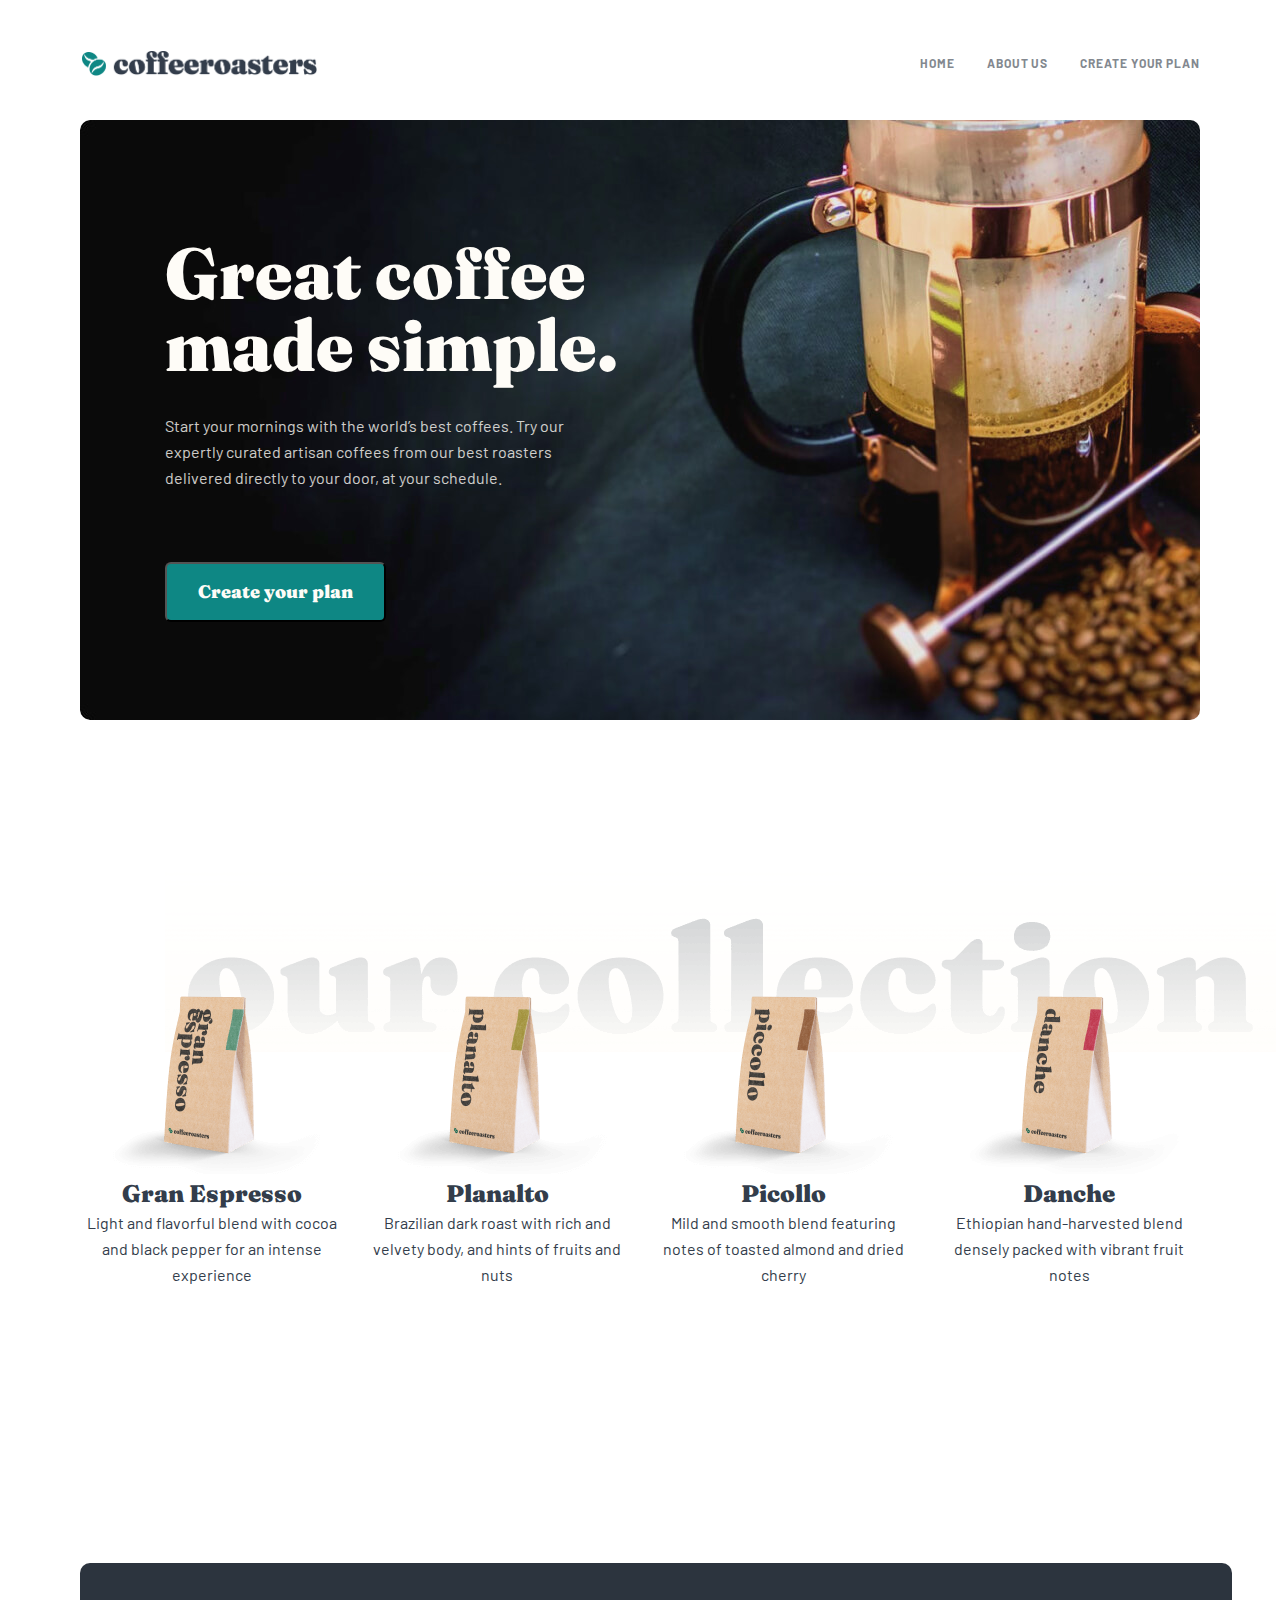
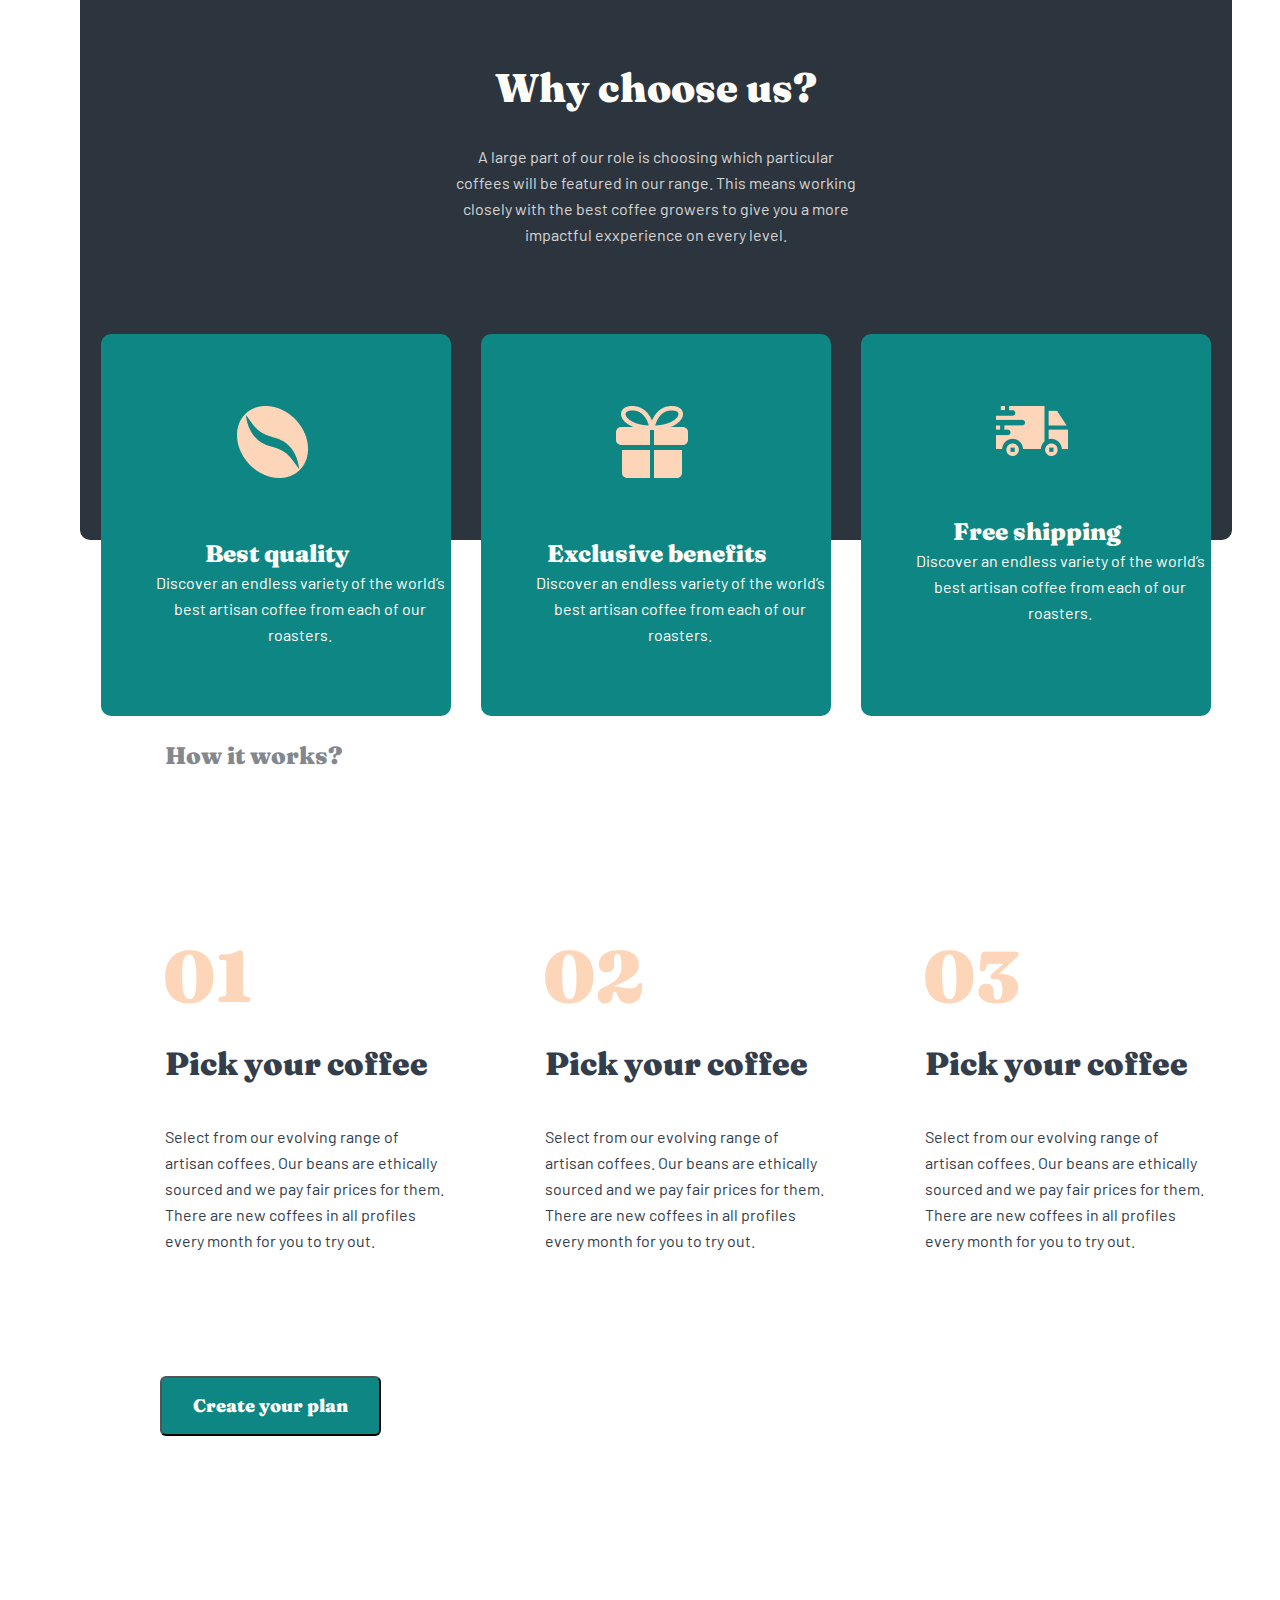
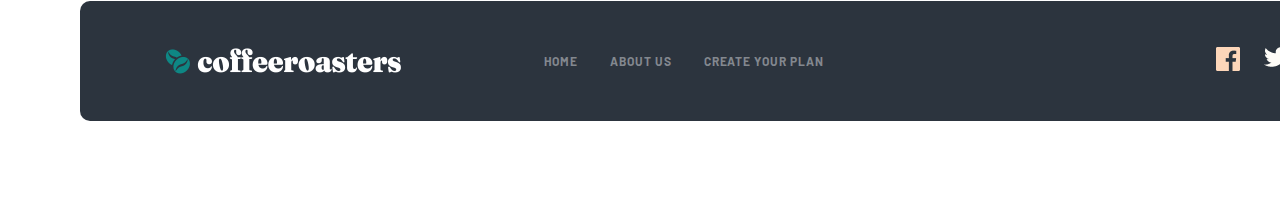
<file: index.html>
<!DOCTYPE html>
<html lang="en">
<head>
    <meta charset="UTF-8">
    <meta http-equiv="X-UA-Compatible" content="IE=edge">
    <meta name="viewport" content="width=device-width, initial-scale=1.0">
   <!--google fonts-->
   <link rel="preconnect" href="https://fonts.googleapis.com">
   <link rel="preconnect" href="https://fonts.gstatic.com" crossorigin>
   <link href="https://fonts.googleapis.com/css2?family=Barlow:wght@400;700&family=Fraunces:opsz,wght@9..144,900&display=swap" rel="stylesheet">
<!--google fonts-->

    <link rel=" stylesheet" href="./css/main.css"/>

    <title>Home page</title>
</head>
<body>
    
   <header class="header">
    <img class="header__image" src="./images/logo-opt.png" alt="logo of coffe" width="236" height="26"/>
    <nav>
        <ul class="header__list">
            <img class="header--list__image" src="./images/Combined Shape 2.svg" alt="hamburger menu"/>
            <li class="header__item">Home</li>
            <li  class="header__item" >About us</li>
            <li class="header__item">Create your plan</li>
        </ul>
    </nav>
   </header> 
   
   <main>
    
    <section>
        <div class="hero">
            <div class="hero__content">
                <h1 class="hero__title">Great coffee <br/>
                    made simple.</h1>
                    <p class="hero__description">Start your mornings with the world’s
                         best coffees. Try our <br/> expertly curated artisan coffees
                          from our best roasters <br/> delivered directly to your
                           door, at your schedule.</p>
            </div>
            <button class="btn">Create your plan</button>
        </div>
    </section>
    
    <section>
        <div class="collection">
            <img class="collection__image" src="./images/our-collection-opt.png" alt="our collection">
            <div class="collection__boxes">
                <div class="collection__box">
                    <img src="./images/espresso-opt.png" alt="espresso coffe">
                    <div class="collection-box__content">
                    <h2 class="collection-box__title">Gran Espresso</h2>
                    <p class="collection-box__description">Light and flavorful blend with cocoa and black
                         pepper for an intense experience</p>
                        </div>
                </div>
                <div class="collection__box">
                    <img src="./images/planalto-opt.png" alt="planalto coffe">
                    <div class="collection-box__content">
                    <h2 class="collection-box__title">Planalto</h2>
                    <p class="collection-box__description">Brazilian dark roast with rich and
                         velvety body, and hints of fruits and nuts</p>
                        </div>
                </div>
                <div class="collection__box">
                    <img src="./images/piccolo-opt.png" alt="picollo coffe">
                    <div class="collection-box__content">
                    <h2 class="collection-box__title">Picollo</h2>
                    <p class="collection-box__description">Mild and smooth blend featuring 
                        notes of toasted almond and dried cherry</p>
                    </div>
                </div>
                <div class="collection__box">
                    <img src="./images/danche-opt.png" alt="danche coffe">
                    <div class="collection-box__content">
                    <h2 class="collection-box__title">Danche</h2>
                    <p class="collection-box__description">Ethiopian hand-harvested blend 
                        densely packed with vibrant fruit notes</p>
                    </div>
                </div>
            </div>
        </div>
    </section>

    <section>
        <div class="about">
            <div class="about__content">
            <h3 class="about__title">Why choose us?</h3>
            <p class="about__description">A large part of our role is choosing which particular coffees will be featured 
                in our range. This means working closely with the best coffee growers to give 
                you a more impactful exxperience on every level.</p>
            </div>
            <div class="about__cards">
                <div class="about__card">
                    <img class="about-card__image" src="./images/coffee-bean-opt.png" alt="the coffe bean">
                    <div class="about-card__content">
                    <h4 class="about-card__title">Best quality</h4>
                <p class="about-card__description">Discover an endless variety of the world’s best
                     artisan coffee from each of our roasters.</p>
                    </div>
                    </div>

                <div class="about__card">
                    <img class="about-card__image" src="./images/gift-opt.png" alt="the gift">
                    <div class="about-card__content">
                    <h4 class="about-card__title">Exclusive benefits</h4>
                <p class="about-card__description">Discover an endless variety of the world’s best
                    artisan coffee from each of our roasters.</p>
                    </div>
                    </div>

                <div class="about__card">
                    <img class="about-card__image" src="./images/truck-opt.png" alt="the truck">
                    <div class="about-card__content">
                    <h4 class="about-card__title">Free shipping</h4>
                <p class="about-card__description">Discover an endless variety of the world’s best
                    artisan coffee from each of our roasters.</p>
                    </div>
                </div>
            </div>
            </div>
    </section>
    
    <section class="number">
        <h5 class="number__title">How it works?</h5>
        <div class="number__cards">
      <div class="number__card">
        <img class="number-card__image" src="./images/01-opt.png" alt="one"/>
        <div class="number-card__content">
        <h6 class="number-card__title">Pick your
            coffee</h6>
            <p class="number-card__description">Select from our evolving range of artisan coffees.
                 Our beans are ethically sourced and we pay fair
                  prices for them. There are new coffees in all
                   profiles every month for you to try out.</p>
                </div>
                </div>
                <div class="number__card">
                    <img class="number-card__image" src="./images/02-opt.png" alt="two"/>
                    <div class="number-card__content">
                    <h6 class="number-card__title">Pick your
                        coffee</h6>
                        <p class="number-card__description">Select from our evolving range of artisan coffees.
                             Our beans are ethically sourced and we pay fair
                              prices for them. There are new coffees in all
                               profiles every month for you to try out.</p>
                            </div>
                            </div>
                            <div class="number__card">
                                <img class="number-card__image" src="./images/03-opt.png" alt="three"/>
                                <div class="number-card__content">
                                <h6 class="number-card__title">Pick your
                                    coffee</h6>
                                    <p class="number-card__description">Select from our evolving range of artisan coffees.
                                         Our beans are ethically sourced and we pay fair
                                          prices for them. There are new coffees in all
                                           profiles every month for you to try out.</p>
                                        </div>
                                        </div>
                                    </div>
                                    <button class="btn btn__second">Create your plan</button>
    </section>
    
   </main>

   
   <footer>
    <div class="footer">
       
        <img class="footer__image" src="./images/logo2-opt.png" alt="the coffe logo"
width="236" height="26"/>
<ul class="footer__list footer__list-distanse">
<li class="footer__item">Home</li>
<li class="footer__item">About us</li>
<li class="footer__item">Create your plan</li>
</ul>
<div class="footer__logo">

<a href="https://www.facebook.com/">
<img src="./images/facebook-opt.png" alt="the logo of facebook"/>
</a>
<a href="https://twitter.com/?lang=ru">
<img src="./images/twitter-opt.png" alt="the logo of twitter"/>
</a>
<a href="https://www.instagram.com/">
<img src="./images/instagram-opt.png" alt="the logo of instagram"/>
</a>
</div>

</div>
</footer>

</body>
</html>
</file>
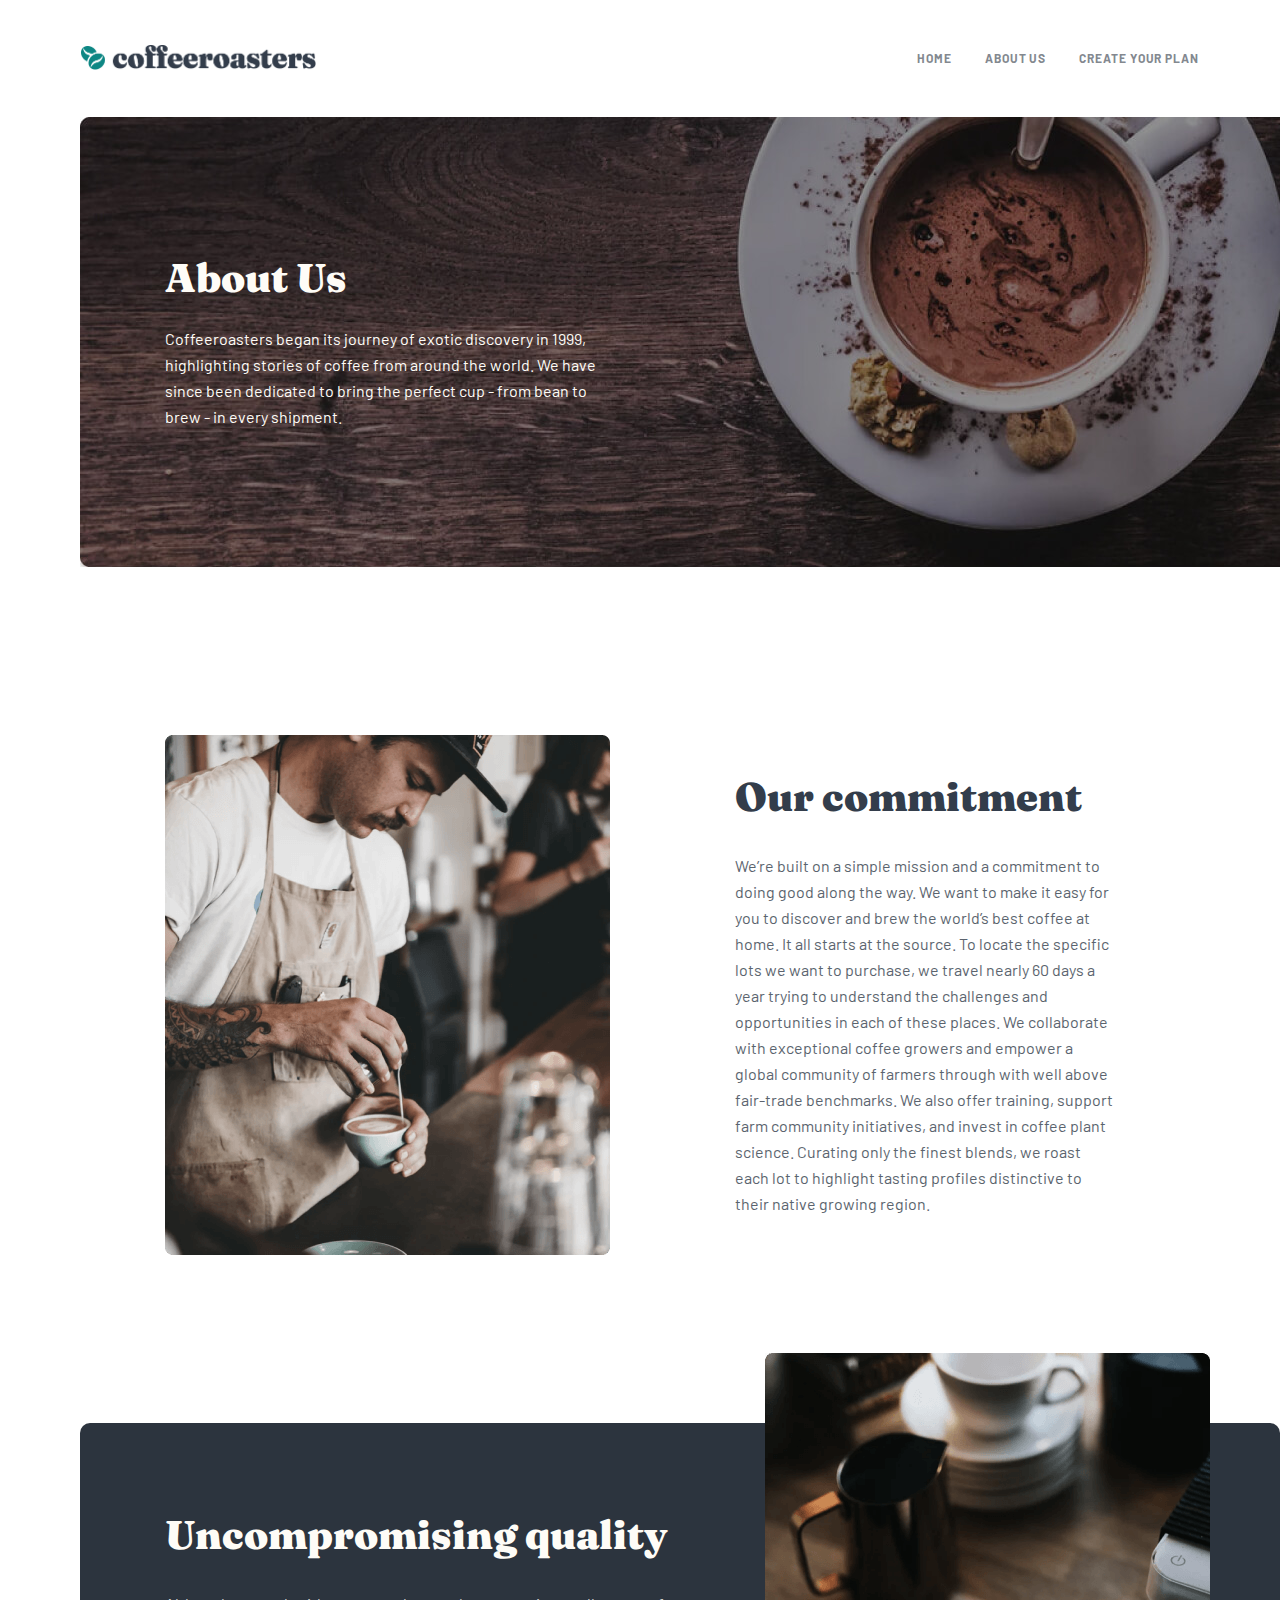
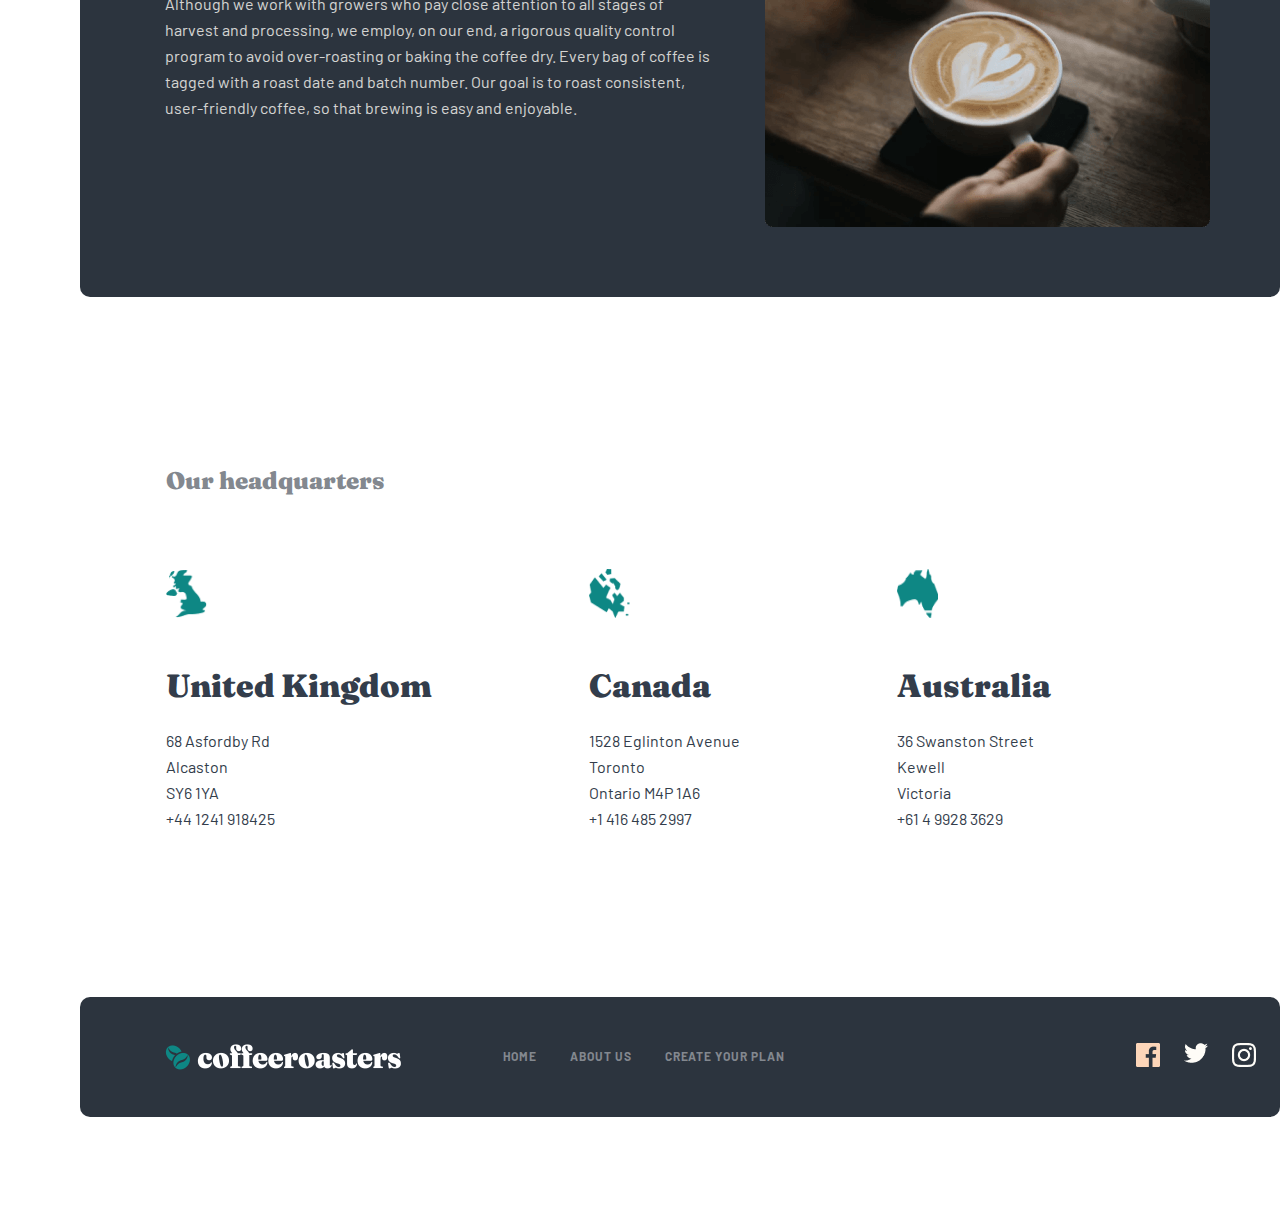
<file: about.html>
<!DOCTYPE html>
<html lang="en">
<head>
    <meta charset="UTF-8">
    <meta http-equiv="X-UA-Compatible" content="IE=edge">
    <meta name="viewport" content="width=device-width, initial-scale=1.0">
    <!--google fonts-->

    <link rel="preconnect" href="https://fonts.googleapis.com">
    <link rel="preconnect" href="https://fonts.gstatic.com" crossorigin>
    <link href="https://fonts.googleapis.com/css2?family=Barlow:wght@400;700&family=Fraunces:opsz,wght@9..144,900&display=swap" rel="stylesheet">
<!--google fonts-->

<link rel="stylesheet" href="./css/about.css"/>

    <title>coffe maketi</title>

</head>
<body>
    <header>
        <div class="header">
            <div class="header__image">
            <img src="./images/logo-opt.png" alt="the logo of coffe" 
            width="236"
            height="26"/>
        </div>
       <nav>                                                                                                                                                                                                                                                                                                                                                                                                                                                                                                                                                                                                                                                                                                                                                                                                                                                                                                                                                                                                                                                                                                                                                                                                                                                                                                                                                                                                                                                    
<ul class="header__list">
    <li class="header__item">Home</li>
    <li class="header__item">About us</li>
    <li class="header__item">Create your plan</li>
</ul>
</nav>

        </div>

    </header>
    <main>
<section>
    <div class="hero">
        <div class="hero__text">
        
        <h1 class="hero__title">About Us</h1>
        <p class="hero__description">Coffeeroasters began its journey of exotic discovery 
            in 1999,<br/> highlighting stories of coffee from around the world. We have<br/> since 
            been dedicated to bring the perfect cup - from bean to<br/> brew - in every shipment.</p>
        </div>    
    
        </div>
</section>
<section>
    <div class="main">
        <img class="main__image" src="./images/bitmap-1-opt.png" alt="the picture of coffe"
        width="445" height="520"/>
        <div class="main__text">
        <h2 class="main__title">Our commitment</h2>
        <p class="main__description">We’re built on a simple mission and a commitment to doing good along the way. We want to make it easy for you to discover and brew the world’s best coffee at home. It all starts at the source. To locate the specific lots we want to purchase, we travel nearly 60 days a year trying to understand the challenges and opportunities in each of these places. We collaborate with exceptional coffee growers and empower a global community of farmers through with well above fair-trade benchmarks. We also offer training, support farm community initiatives, and invest in coffee plant science. Curating only the finest blends, we roast each lot to highlight tasting profiles distinctive to their native growing region.</p>
    </div>
    </div>
</section>

<section>
    <div class="card">
        <div class="card__text">
            <h2 class="card__title">
                Uncompromising quality
            </h2>
            <p class="card__description">Although we work with growers who pay close attention to all stages of harvest and processing, we employ, on our end, a rigorous quality control program to avoid over-roasting or baking the coffee dry. Every bag of coffee is tagged with a roast date and batch number. Our goal is to roast consistent, user-friendly coffee, so that brewing is easy and enjoyable.</p>
        </div>
        <img class="card__image" src="./images/Bitmap-2-opt.png" alt="the picture of coffe"
        width="445" height="474"/>
    </div>
</section>

<section>
    <div class="state">
        <h3 class="state__title">Our headquarters</h3>
       <div class="boxes">
        <div class="box">
            <img class="box__image" src="./images/united-kingdom-opt.png" alt="the map of united kingdom"
            width="40.84" height="49.07"/>
            <div class="box__text">
                <h4 class="box__title">United Kingdom</h4>
            <ul class="box__list">
                <li class="box__item">68  Asfordby Rd</li>
                <li class="box__item">Alcaston</li>
                <li class="box__item">SY6 1YA</li>
                <li class="box__item">+44 1241 918425</li>
            </ul>
            </div>
        </div>
        <div class="box">
            <img class="box__image" src="./images/canada-opt.png" alt="the map of canada"
            width="40.84" height="49.07"/>
            <div class="box__text">
                <h4 class="box__title">Canada</h4>
            <ul class="box__list">
                <li class="box__item">1528  Eglinton Avenue</li>
                <li class="box__item">Toronto</li>
                <li class="box__item">Ontario M4P 1A6</li>
                <li class="box__item">+1 416 485 2997</li>
            </ul>
            </div>
        </div>
        <div class="box">
            <img class="box__image" src="./images/australia-opt.png" alt="the map of australia"
            width="40.84" height="49.07"/>
            <div class="box__text">
                <h4 class="box__title">Australia</h4>
            <ul class="box__list">
                <li class="box__item">36 Swanston Street</li>
                <li class="box__item">Kewell</li>
                <li class="box__item">Victoria</li>
                <li class="box__item">+61 4 9928 3629</li>
            </ul>
            </div>
        </div>
       </div>
    </div>
</section>
    </main>

    <footer>
        <div class="footer">
           
            <img class="footer__image" src="./images/logo2-opt.png" alt="the coffe logo"
width="236" height="26"/>
<ul class="header__list header__list-distanse">
    <li class="header__item">Home</li>
    <li class="header__item">About us</li>
    <li class="header__item">Create your plan</li>
</ul>
<div class="footer__logo">

<a href="https://www.facebook.com/">
    <img src="./images/facebook-opt.png" alt="the logo of facebook"/>
</a>
    <a href="https://twitter.com/?lang=ru">
    <img src="./images/twitter-opt.png" alt="the logo of twitter"/>
</a>
<a href="https://www.instagram.com/">
    <img src="./images/instagram-opt.png" alt="the logo of instagram"/>
</a>
</div>

</div>
    </footer>
</body>
</html>
</file>
<file: css/main.css>
* {
    margin: 0;
    padding: 0;
    box-sizing: border-box;
}
body {
    overflow-x: hidden;
    font-family: 'Barlow', sans-serif;
font-family: 'Fraunces', serif;
}
.header {
    display: flex;
    justify-content: space-between;
    align-items: center;
    margin: 50px 80px 44px 81px;
 
}
.header__image {
    width: 236px;
    height: 26px;
}
.header__list {
    display: flex;
    gap: 32px;
    list-style: none;
}
.header__item {
    font-family: 'Barlow', sans-serif;
font-style: normal;
font-weight: 700;
font-size: 12px;
line-height: 15px;
letter-spacing: 0.923077px;
text-transform: uppercase;

color: #83888F;
}
.header--list__image {
    display: none;
}


.hero {
    background-image: url(../images/coffe-opt.jpg);
    width: 100%px;
    height: 600px;
    margin: 43.44px 80px 0 80px;
    border-radius: 10px;
    background-repeat: no-repeat;
}
.hero__content {
padding: 117px 0 0 85px;
}
.hero__title {
    font-family: 'Fraunces', serif;
    font-style: normal;
    font-weight: 900;
    font-size: 72px;
    line-height: 72px;
    color: #FEFCF7;
    margin-bottom: 32px;
}
.hero__description {
    font-family: 'Barlow';
    font-style: normal;
    font-weight: 400;
    font-size: 16px;
    line-height: 26px;
    color: #FEFCF7;
    mix-blend-mode: normal;
    opacity: 0.8;
}
.btn {
    font-family: 'Fraunces', serif;
    font-style: normal;
font-weight: 900;
font-size: 18px;
line-height: 25px;
text-align: center;
color: #FEFCF7;
background: #0E8784;;
border-radius: 6px;
padding: 15px 31px 16px 31px;
margin: 71px 0 0 85px;
}
.btn:hover {
    background: antiquewhite;
    color: #83888F;
    transition: 1s;
}
.btn:active {
    background: forestgreen;
    color: azure;
    transition: 1s;
}


.collection {
    position: relative;
margin: 136px 164px 0 165px;

}

.collection__boxes {
    position: relative;
    top: -75px;
  display: flex;
  justify-content: center;
  gap: 30px;
}

.collection-box__title {
    font-family: 'Fraunces', serif;
    font-style: normal;
    font-weight: 900;
    font-size: 24px;
    line-height: 32px;
    text-align: center;
    color: #333D4B;
}
.collection-box__description {
    font-family: 'Barlow', sans-serif;
    font-style: normal;
    font-weight: 400;
    font-size: 16px;
    line-height: 26px;
  
    
    text-align: center;
    
    color: #333D4B;
}


.about {
    background: #2C343E;
    width: 90%;
    height: 577px;
   border-radius: 10px;
   margin: 200.45px 250px 0 80px    ;
}
.about__content {
  
    padding: 100px 370px 0 370px;
}
.about__title {
    font-family: 'Fraunces', serif;
    font-style: normal;
    font-weight: 900;
    font-size: 40px;
    text-align: center;
    color: #FEFCF7;
    margin-bottom: 32px;
}
.about__description {
    font-family: 'Barlow';
    font-style: normal;
    font-weight: 400;
    font-size: 16px;
    line-height: 26px;
    text-align: center;
    color: #FEFCF7;

    mix-blend-mode: normal;
    opacity: 0.8;
}
.about__cards {
display: flex;
justify-content: center;
gap: 30px;
margin-top: 86px;
}
.about__card {
    width: 350px;
    height: 382px;
background: #0E8784;
border-radius: 10px;
}
.about-card__image {
    padding: 72px 143px 0 135px;
}
.about-card__content {
    
    padding: 56px 0 47px 48px;
}
.about-card__title {
    font-family: 'Fraunces', serif;
    font-style: normal;
    font-weight: 900;
    font-size: 24px;
    line-height: 32px;
    text-align: center;
    color: #FEFCF7;
    margin-right: 47px;
}

.about-card__description {
    font-family: 'Barlow', sans-serif;
font-style: normal;
font-weight: 400;
font-size: 16px;
line-height: 26px;
text-align: center;
color: #FEFCF7;
}


.number {
margin: 200px 0 0 165px;
}
.number__title {
    font-family: 'Fraunces', serif;
font-style: normal;
font-weight: 900;
font-size: 24px;
line-height: 32px;
color: #83888F;
}
.number__cards{
    display: flex;
    
    gap: 95px;
}
.number__card {
width: 285px;
height: 355px;
margin-top: 178px;

}
.number-card__content {
margin-top: 38px ;
}
.number-card__title {
    font-family: 'Fraunces', serif;
font-style: normal;
font-weight: 900;
font-size: 32px;
line-height: 36px;
color: #333D4B;
margin-bottom: 42px;
}
.number-card__description {
    font-family: 'Barlow', sans-serif;
font-style: normal;
font-weight: 400;
font-size: 16px;
line-height: 26px;
color: #333D4B;

}
.btn__second{
    margin-left: -5px;
}

.footer {
    display: flex;
    justify-content: space-between;
    align-items: center;
    width: 100%;
    height: 120px;
    border-radius: 10px;
    background: #2C343E;
    margin: 165px 80px 88px 80px;
}
.footer__image {
    margin-left: 85px;
}
.footer__list {
    display: flex;
    gap: 32px;
    list-style: none;
}
.footer__item {
    font-family: 'Barlow';
font-style: normal;
font-weight: 700;
font-size: 12px;
line-height: 15px;
letter-spacing: 0.923077px;
text-transform: uppercase;
color: #83888F;
}
.footer__list-distanse {
    margin-right: 250px;
}
.footer__logo {
    display: flex;
    gap: 24px;
    margin-right: 24px;
}

/*heaeder's media*/

@media only screen and (max-width:750px){
    .header--list__image {
        display: block;
    }
    .header__item {
        display: none;
    }
}
@media only screen and ( max-width:450px){
    .header__image {
        width: 190px;
        height: 20px;
    }
}
@media only screen and (max-width:410px){
    .header__image {
        width: 145px;
        height: 15px;
    }
}
@media only screen and (max-width:370px){
    .header__image {
        width: 125px;
        height: 15px;
    }
}
/*header's media*/
/*hero's media started*/
@media only screen and (max-width:750px){
    .hero {
        background-position: start; 
    }
    .hero__title {
        font-size: 60px;
    }
    .hero__description {
        font-size: 14px;
    }

}
@media only screen and (max-width:640px){
    .hero__title {
font-size: 45px;

    }
    .hero__description {
font-size: 10px;
    }
}
@media only screen and (max-width:550px){
    .hero__title {
font-size: 35px;
font-weight: 400;
line-height: 30px;
margin-bottom: 20px;
    }
    .hero__description {
font-size: 10px;
    }
}
@media only screen and (max-width:500px){
    .hero {
        height: 450px;
    }
    .hero__title {
font-size: 25px;
font-weight: 400;
line-height: 30px;
margin-bottom: 20px;
    }
    .hero__description {
font-size: 5px;
font-weight: 200px;
line-height: 15px;
    }
    .btn {
        padding: 9px 20px 9px 20px;
margin: 20px 0 0 80px;
font-weight: 450;
font-size: 10px;
line-height: 15px;
    }

}
@media only screen and (max-width:430px){
    .hero {
        height: 400px;
    }
    .hero__content {
        padding: 117px 0 0 55px;
        }
        .btn {
            padding: 7px 15px 7px 16px;
            margin: 20px 0 0 55px;  
        }
}
@media only screen and ( max-width:390px){
    .hero {
    height: 350px;
    }
    .hero__content {
        padding: 75px 0 0 35px;
        }
        .btn {
            padding: 7px 15px 7px 16px;
            margin: 20px 0 0 35px;  
        }
}
@media only screen and (max-width:370px){
    .hero__title {
        font-size: 20px;
    }
    .hero__content {
        padding: 75px 0 0 35px;
    }
    .btn {
        padding: 7px 15px 7px 16px;
        margin: 20px 0 0 35px;  
    }
}
/*hero's media ended*/
/*collection's media started*/

@media only screen and ( max-width:768px){
    .collection {
        margin: 136px 164px 0 65px;
    }
    .collection__image {
        width: 689px;
        height: 118px;
    }

.collection__boxes {
    display: flex;
    flex-direction: column;
}
.collection__box {
    display: flex;
    justify-content: space-evenly;
    align-items: center;
    text-align:start;
    gap: 50px;
    width: 698px;
}

.collection-box__content {
    width: 282px;
    height: 106px;
}
}

@media only screen and (max-width:375px){
    .collection {
        margin: 0;
        position: static;
    margin-left: 80px;
    }
    .collection__image {
        width: 375px;
        height:72px ;
        margin-left: -50px;
    }
    .collection__boxes {
        position: static;
        display: flex;
        flex-direction: column;
    }
    .collection__box {
        display: inline-block;
        text-align:start;
     
    }

}
/*collection's media finished*/

/*about's media started*/


@media only screen and (max-width:768px){
    .about {
        width: 688px;
    }
    .about__content {
  
        padding: 55px 20px 0 20px ;
       
    }
    .about__cards {
        display: flex;
        
        flex-direction: column;
        margin-left: 50px;
    }
    .about__card {
        display: flex;
        align-items: center;
        width: 573px;
        height: 180px;
    }
    .about-card__content {
    margin: 0;
        padding: 0 ;
    }
    .about-card__image {
        padding: 0 50px 0 60px;
    }
}
@media only screen and ( max-width:375px){
    .about {
        width: 327px;
        height: 902px;
        margin-left: 60px;
       
    }
    .about__title {
        font-size: 25px;
    }
    .about__cards {
        width: 279px;
        height: 382px;
        margin: 460px 75px 0 25px;
        
    }
    .about__card {
        width: 279px;
        height: 382px;
        display: inline-block;

        
    }
    .about-card__image {
        padding: 103px 0 0 103px ;
    }
    .about-card__content {
        padding: 50px 5px 0 10px;
        text-align: center;
    }
    .about-card__title {
        font-size: 20px;
        margin-bottom: 15px;
    }
    .about-card__description {
        margin-bottom: 65px;
    }

}
/*about's media is finished*/
/*number's media is started*/

@media only screen and ( max-width:768px){
    .number {
        margin: 400px 0 0 40px;
    }
    .number__card {
        width: 223px;
        height: 371px;

    }
    .number-card__title {
        font-size: 28px;
        line-height: 32px;
    }
    .number-card__description {
        font-size: 15px;
        line-height: 25px;
    }
}

@media only screen and (max-width:375px){
    .number {
        margin: 800px 0 0 60px;
    }
.number__cards {
    display: flex;
    flex-direction: column;
    gap: 5px;
    margin:0;
}
.number__card {
    margin-top: 56px;
}
.number__title {
    margin-left: 24px;
    margin-bottom: 80px;
}
.btn__second {
    margin-left: 0;
}
}
/*number's media finished*/
/*footer's media started*/
@media only screen and (max-width:768px){
.footer {
    width: 80%;
    height: 270px;
    display: block;
}
.footer__image {
    margin: 50px 0 0 170px;
}
.footer__list {

    margin: 50px 0 0 170px;
}
.footer__logo {
    margin: 50px 0 0 250px;
}
}
@media only screen and (max-width:375px){
.footer {
    width:80% ;
    height: 346px;
    margin: 165px 0px 8px 35px;
}
.footer__image {
    margin:55px 30px 0 25px;

}
.footer__list {
    display: block;
}
.footer__item {
    margin-left: -65px;
    margin-bottom: 25px;
}
.footer__logo {
    margin: 49px 0 0 103px   ;
}
}
</file>
<file: css/about.css>
* {
 
    margin: 0;
    padding: 0;
}
:root {
    color: #000;
}
body {
    overflow-x: hidden;
}

.header {
display: flex;
justify-content: space-between;
align-items: center;
margin: 43.56px 81px 0 80.1px;

}

.header__list {
    display: flex;
    list-style: none;
    gap: 33px;
}
.header__item {
    font-family: 'Barlow';
font-style: normal;
font-weight: 700;
font-size: 12px;
line-height: 15px;
letter-spacing: 0.923077px;
text-transform: uppercase;
color: #83888F;
}




.hero {
    background-image: url(../images/Bitmap-opt.jpg);
    width: 1280px;
    height: 450px;
    margin: 43.44px 0 0 80px;
}
.hero__text {
    padding: 137px 0 0 85px;
}
.hero__title {
    font-family: 'Fraunces', serif;
font-style: normal;
font-weight: 900;
font-size: 40px;
line-height: 48px;
color: #FEFCF7;
}
.hero__description {
    font-family: 'Barlow';
font-style: normal;
font-weight: 400;
font-size: 16px;
line-height: 26px;
color: #FEFCF7;
margin-top: 24px;
}



.main {
display: flex;
justify-content: space-around;
align-items: center;
margin: 168px 165px;
}
.main__text {
    margin-left: 125px;
}
.main__title {
    font-family: 'Fraunces', serif;
    font-style: normal;
font-weight: 900;
font-size: 40px;
line-height: 48px;
color: #333D4B;
margin-bottom: 32px;
}
.main__description {
    font-family: 'Barlow';
font-style: normal;
font-weight: 400;
font-size: 16px;
line-height: 26px;
color: #333D4B;
mix-blend-mode: normal;
opacity: 0.8;
}

.card{
    position: relative;
    display: flex;
    justify-content: center;
    gap: 125px;
    background: #2c343e;
    width: 1200px;
    height: 474px;
    border-radius: 10px;
    margin: 0 80px 0 80px;
}
.card__text {
    padding: 88px 0 0 85px;

}
.card__title {
    font-family: 'Fraunces', serif;
    font-style: normal;
font-weight: 900;
font-size: 40px;
line-height: 48px;
color: #FEFCF7;

}
.card__description {
    font-family: 'Barlow';
font-style: normal;
font-weight: 400;
font-size: 16px;
line-height: 26px;
color: #FEFCF7;
mix-blend-mode: normal;
opacity: 0.8;
margin-top: 32px;
}
.card__image {
    position: relative;
    top: -70px;
    right: 70px;
}

.state {
    margin: 168px 229px 0 166px;

}
.state__title {
    font-family: 'Fraunces', serif;
    font-style: normal;
    font-weight: 900;
    font-size: 24px;
    line-height: 32px;
    color: #83888F;
}
.boxes {
    display: flex;
    justify-content: space-between;
    gap: 95px;
    margin-top: 72px;

}

.box__title {
    font-family: 'Fraunces', serif;
    font-style: normal;
font-weight: 900;
font-size: 32px;
line-height: 36px;
color: #333D4B;
margin: 45.93px 0 24px 0;
}
.box__list {
    list-style: none;
    font-family: 'Barlow';
font-style: normal;
font-weight: 400;
font-size: 16px;
line-height: 26px;
color: #333D4B;
}

.footer {
    display: flex;
    justify-content: space-between;
    align-items: center;
    width: 1200px;
    height: 120px;
    border-radius: 10px;
    background: #2C343E;
    margin: 165px 80px 88px 80px;
}
.footer__image {
    margin-left: 85px;
}
.header__list-distanse {
    margin-right: 250px;
}
.footer__logo {
    display: flex;
    gap: 24px;
    margin-right: 24px;
}
</file>
